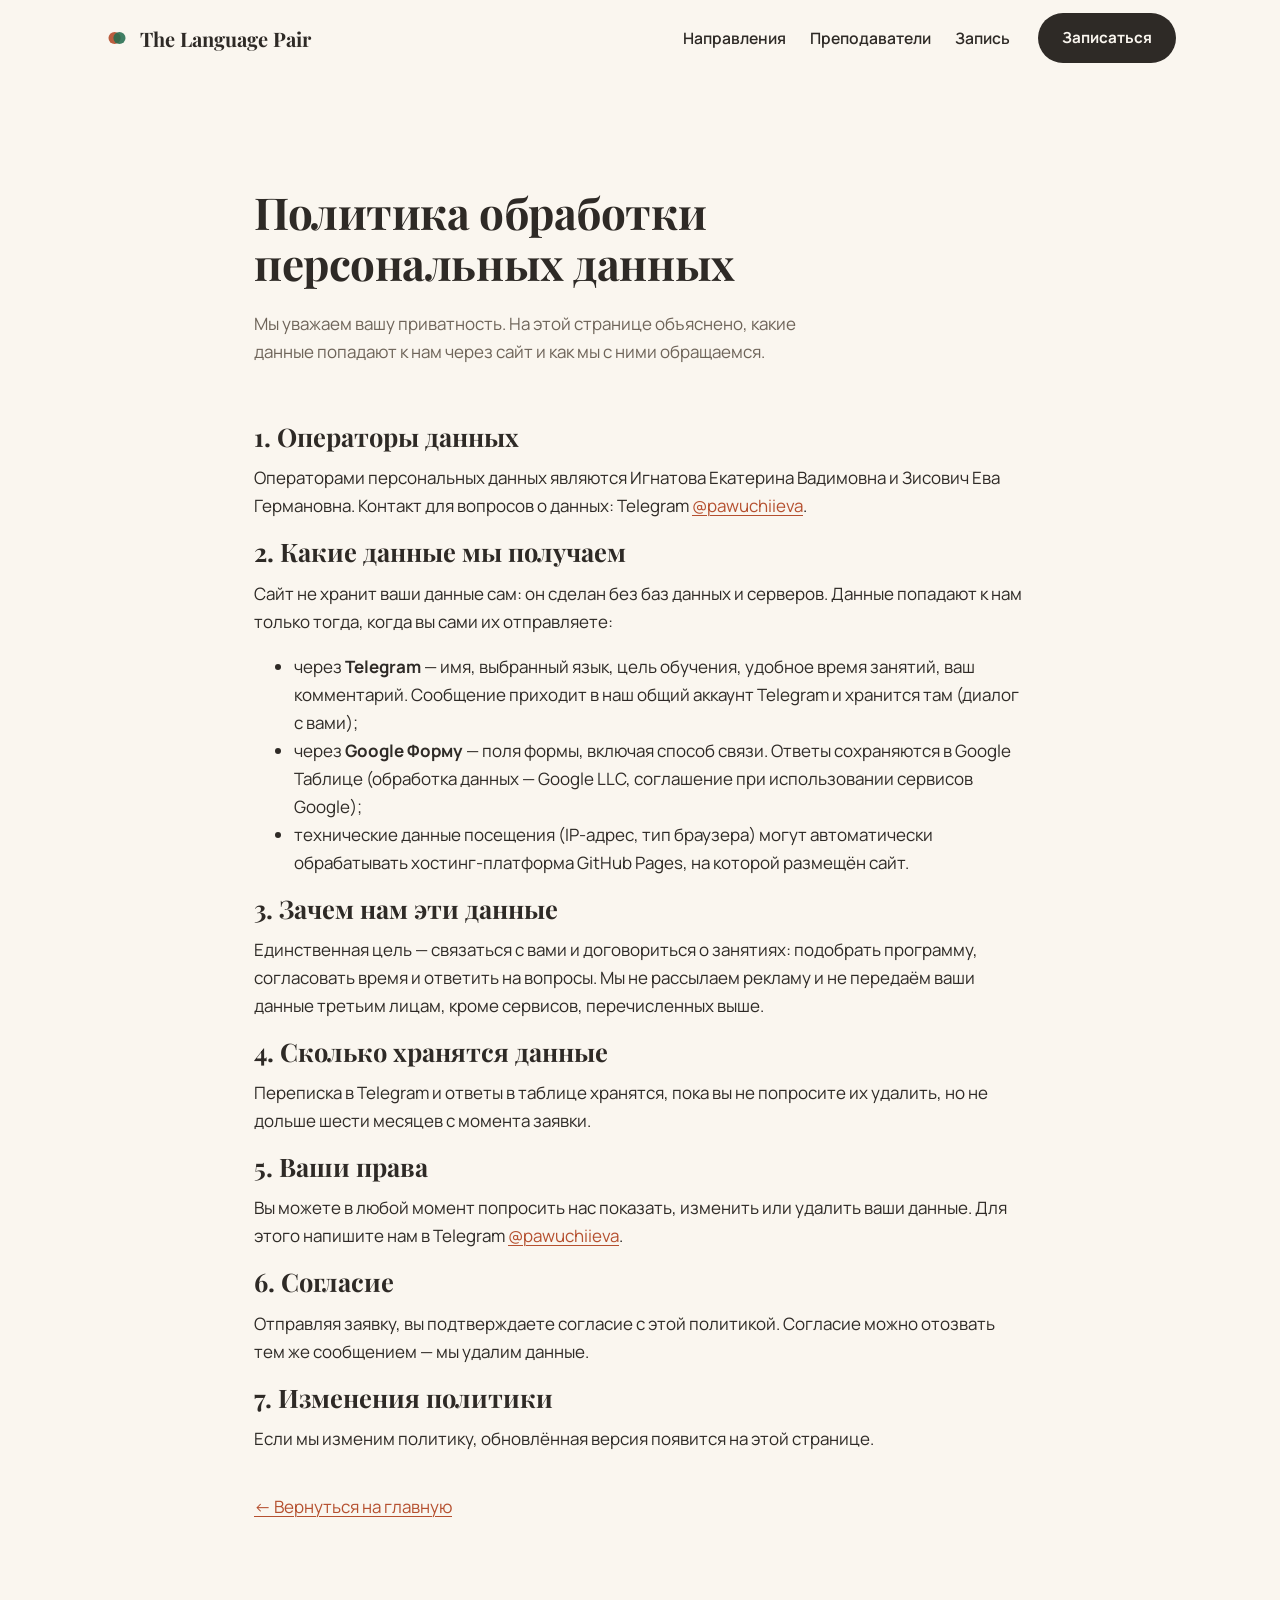
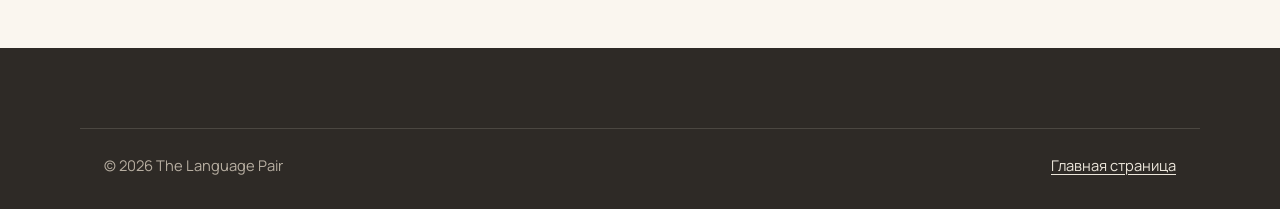
<file: privacy.html>
<!DOCTYPE html>
<html lang="ru">
<head>
  <meta charset="UTF-8">
  <meta name="viewport" content="width=device-width, initial-scale=1.0">
  <title>Политика обработки персональных данных — The Language Pair</title>
  <meta name="description" content="Как обрабатываются персональные данные, которые посетители оставляют через форму записи на сайте.">
  <meta name="robots" content="noindex">
  <link rel="icon" type="image/svg+xml" href="favicon.svg">
  <link href="https://fonts.googleapis.com/css2?family=Manrope:wght@400;500;600;700;800&family=Playfair+Display:wght@600;700;800&display=swap" rel="stylesheet">
  <link rel="stylesheet" href="style.css">
</head>
<body>

  <a class="skip-link" href="#main">Перейти к содержанию</a>

  <header class="header">
    <div class="container header__inner">
      <a class="logo" href="index.html" aria-label="The Language Pair — на главную">
        <span class="logo__mark" aria-hidden="true"></span>
        <span class="logo__text">The Language Pair</span>
      </a>
      <nav class="nav" aria-label="Основное меню">
        <ul class="nav__list">
          <li><a class="nav__link" href="index.html#directions">Направления</a></li>
          <li><a class="nav__link" href="index.html#teachers">Преподаватели</a></li>
          <li><a class="nav__link" href="index.html#zapis">Запись</a></li>
        </ul>
        <a class="btn btn--primary nav__cta" href="index.html#zapis">Записаться</a>
      </nav>
    </div>
  </header>

  <main id="main">
    <section class="section">
      <div class="container container--narrow">
        <h1 class="section__title">Политика обработки персональных данных</h1>

        <!-- ==========================================================
             ВАЖНО (TODO): это шаблон, а не юридический документ.
             Перед публикацией прочитайте его, поправьте под себя
             и при необходимости покажите юристу. Ниже отмечено,
             что нужно заполнить.
             ========================================================== -->

        <p class="section__lead">
          Мы уважаем вашу приватность. На этой странице объяснено, какие данные
          попадают к нам через сайт и как мы с ними обращаемся.
        </p>

        <h2>1. Операторы данных</h2>
        <p>
          Операторами персональных данных являются Игнатова Екатерина Вадимовна
          и Зисович Ева Германовна. Контакт для вопросов о данных:
          Telegram <a href="https://t.me/pawuchiieva" target="_blank" rel="noopener">@pawuchiieva</a>.
        </p>

        <h2>2. Какие данные мы получаем</h2>
        <p>
          Сайт не хранит ваши данные сам: он сделан без баз данных и серверов.
          Данные попадают к нам только тогда, когда вы сами их отправляете:
        </p>
        <ul>
          <li>
            через <strong>Telegram</strong> — имя, выбранный язык, цель обучения,
            удобное время занятий, ваш комментарий. Сообщение приходит в наш
            общий аккаунт Telegram и хранится там (диалог с вами);
          </li>
          <li>
            через <strong>Google Форму</strong> — поля формы, включая способ
            связи. Ответы сохраняются в Google Таблице
            (обработка данных — Google LLC, соглашение при использовании
            сервисов Google);
          </li>
          <li>
            технические данные посещения (IP-адрес, тип браузера) могут
            автоматически обрабатывать хостинг-платформа GitHub Pages, на которой
            размещён сайт.
          </li>
        </ul>

        <h2>3. Зачем нам эти данные</h2>
        <p>
          Единственная цель — связаться с вами и договориться о занятиях:
          подобрать программу, согласовать время и ответить на вопросы.
          Мы не рассылаем рекламу и не передаём ваши данные третьим лицам,
          кроме сервисов, перечисленных выше.
        </p>

        <h2>4. Сколько хранятся данные</h2>
        <p>
          Переписка в Telegram и ответы в таблице хранятся, пока вы не попросите
          их удалить, но не дольше шести месяцев с момента заявки.
        </p>

        <h2>5. Ваши права</h2>
        <p>
          Вы можете в любой момент попросить нас показать, изменить или удалить
          ваши данные. Для этого напишите нам в Telegram
          <a href="https://t.me/pawuchiieva" target="_blank" rel="noopener">@pawuchiieva</a>.
        </p>

        <h2>6. Согласие</h2>
        <p>
          Отправляя заявку, вы подтверждаете согласие с этой политикой.
          Согласие можно отозвать тем же сообщением — мы удалим данные.
        </p>

        <h2>7. Изменения политики</h2>
        <p>
          Если мы изменим политику, обновлённая версия появится на этой странице.
        </p>

        <p style="margin-top: 40px;">
          <a href="index.html">← Вернуться на главную</a>
        </p>
      </div>
    </section>
  </main>

  <footer class="footer">
    <div class="container footer__bottom">
      <p>© <span id="year">2026</span> The Language Pair</p>
      <a href="index.html">Главная страница</a>
    </div>
  </footer>

  <script>
    // Год в подвале
    document.getElementById("year").textContent =
      String(new Date().getFullYear());
  </script>
</body>
</html>
</file>
<file: style.css>
/* ============================================================
   The Language Pair — стили сайта
   ------------------------------------------------------------
   ПАЛИТРА И ШРИФТЫ — в самом верху. Чтобы сменить оформление,
   правьте значения ниже: они применятся ко всему сайту.
   ============================================================ */

:root {
  /* --- Палитра «Тёплый минимализм» --- */
  --bg:            #FAF6EF;   /* основной фон (кремовый) */
  --bg-alt:        #F1E9DC;   /* фон чередующихся секций (песочный) */
  --surface:       #FFFFFF;   /* карточки */
  --ink:           #2E2A26;   /* основной текст (тёмный шоколад) */
  --muted:         #6E6459;   /* второстепенный текст */
  --line:          #E4DAC8;   /* границы и разделители */

  --accent-en:     #B5502F;   /* акцент: английский (терракота) */
  --accent-en-soft:#F5E3D8;   /* его светлая подложка */
  --accent-zh:     #256D50;   /* акцент: китайский (нефрит) */
  --accent-zh-soft:#DFEBE3;   /* его светлая подложка */

  /* --- Типографика --- */
  --font-display: "Playfair Display", Georgia, "Times New Roman", serif;
  --font-body: "Manrope", system-ui, -apple-system, "Segoe UI", sans-serif;

  /* --- Прочее --- */
  --radius: 24px;            /* мягкие скругления карточек */
  --radius-sm: 14px;
  --shadow: 0 10px 30px rgba(46, 42, 38, 0.08);
  --container: 1120px;
}

/* ============================================================
   БАЗА
   ============================================================ */

*,
*::before,
*::after { box-sizing: border-box; }

html {
  scroll-behavior: smooth;
}

body {
  margin: 0;
  font-family: var(--font-body);
  font-size: 1.0625rem;      /* 17px */
  line-height: 1.65;
  color: var(--ink);
  background-color: var(--bg);
  -webkit-font-smoothing: antialiased;
}

img {
  max-width: 100%;
  display: block;
}

h1, h2, h3 {
  font-family: var(--font-display);
  line-height: 1.15;
  margin: 0 0 0.5em;
  font-weight: 700;
  text-wrap: balance;      /* заголовки переносятся красивее там, где поддерживается */
}

p { margin: 0 0 1em; }

a {
  color: var(--accent-en);
  text-decoration-thickness: 1px;
  text-underline-offset: 3px;
}
a:hover { color: var(--ink); }

/* Отступ, чтобы якоря не прятались под sticky-шапкой */
section[id],
[id="zapis"] { scroll-margin-top: 96px; }

/* Клавиатурная доступность: видимая рамка фокуса */
:focus-visible {
  outline: 3px solid var(--accent-en);
  outline-offset: 3px;
  border-radius: 4px;
}

/* Ссылка «перейти к содержанию» — видна только при фокусе с клавиатуры */
.skip-link {
  position: absolute;
  left: 16px;
  top: -60px;
  z-index: 100;
  background: var(--ink);
  color: #fff;
  padding: 10px 18px;
  border-radius: 0 0 10px 10px;
  transition: top 0.2s;
}
.skip-link:focus { top: 0; color: #fff; }

/* ============================================================
   СЛУЖЕБНЫЕ КЛАССЫ
   ============================================================ */

.container {
  max-width: var(--container);
  margin-inline: auto;
  padding-inline: 24px;
}
.container--narrow { max-width: 820px; }

.section {
  padding: clamp(64px, 9vw, 110px) 0;
}
.section--alt {
  background-color: var(--bg-alt);
}

.section__title {
  font-size: clamp(1.9rem, 3.6vw, 2.75rem);
  letter-spacing: -0.01em;
}

.section__lead {
  color: var(--muted);
  max-width: 560px;
  margin-bottom: clamp(32px, 5vw, 56px);
}

/* ============================================================
   КНОПКИ
   ============================================================ */

.btn {
  display: inline-flex;
  align-items: center;
  justify-content: center;
  gap: 8px;
  padding: 13px 28px;
  border-radius: 999px;
  border: 2px solid transparent;
  font-family: var(--font-body);
  font-size: 1rem;
  font-weight: 700;
  text-decoration: none;
  cursor: pointer;
  transition: transform 0.15s ease, background-color 0.15s ease,
              color 0.15s ease, border-color 0.15s ease;
}
.btn:active { transform: scale(0.98); }

.btn--primary { background: var(--ink); color: var(--bg); }
.btn--primary:hover { background: #453e37; color: var(--bg); }

.btn--ghost {
  background: transparent;
  color: var(--ink);
  border-color: var(--ink);
}
.btn--ghost:hover { background: var(--ink); color: var(--bg); }

.btn--en { background: var(--accent-en); color: #fff; }
.btn--en:hover { background: #9a4426; color: #fff; }

.btn--zh { background: var(--accent-zh); color: #fff; }
.btn--zh:hover { background: #1d5840; color: #fff; }

.btn--lg { padding: 16px 34px; font-size: 1.0625rem; }

/* ============================================================
   ШАПКА
   ============================================================ */

.header {
  position: sticky;
  top: 0;
  z-index: 50;
  background: rgba(250, 246, 239, 0.92);
  backdrop-filter: blur(10px);
  border-bottom: 1px solid transparent;
  transition: border-color 0.2s;
}
.header.is-scrolled { border-bottom-color: var(--line); }

.header__inner {
  display: flex;
  align-items: center;
  justify-content: space-between;
  gap: 24px;
  min-height: 76px;
}

.logo {
  display: inline-flex;
  align-items: center;
  gap: 10px;
  text-decoration: none;
  color: var(--ink);
}
.logo__text {
  font-family: var(--font-display);
  font-weight: 700;
  font-size: 1.25rem;
  white-space: nowrap;
}
/* Знак: два пересекающихся круга — два преподавателя, один проект */
.logo__mark {
  width: 26px;
  height: 26px;
  flex: none;
  background: url('data:image/svg+xml;utf8,<svg xmlns="http://www.w3.org/2000/svg" viewBox="0 0 64 64"><circle cx="26" cy="32" r="15" fill="%23B5502F" fill-opacity="0.92"/><circle cx="38" cy="32" r="15" fill="%23256D50" fill-opacity="0.88"/></svg>') center / contain no-repeat;
}

.nav {
  display: flex;
  align-items: center;
  gap: 28px;
}
.nav__list {
  display: flex;
  gap: 24px;
  list-style: none;
  margin: 0;
  padding: 0;
}
.nav__link {
  color: var(--ink);
  text-decoration: none;
  font-weight: 600;
  font-size: 0.98rem;
}
.nav__link:hover { color: var(--accent-en); }
.nav__cta { padding: 10px 22px; font-size: 0.95rem; }

/* Бургер (показывается только на мобильных) */
.burger {
  display: none;
  flex-direction: column;
  justify-content: center;
  gap: 5px;
  width: 44px;
  height: 44px;
  padding: 10px;
  background: none;
  border: 0;
  cursor: pointer;
}
.burger span {
  display: block;
  height: 2px;
  width: 100%;
  background: var(--ink);
  border-radius: 2px;
  transition: transform 0.2s, opacity 0.2s;
}
.header.nav-open .burger span:nth-child(1) { transform: translateY(7px) rotate(45deg); }
.header.nav-open .burger span:nth-child(2) { opacity: 0; }
.header.nav-open .burger span:nth-child(3) { transform: translateY(-7px) rotate(-45deg); }

/* ============================================================
   ПЕРВЫЙ ЭКРАН
   ============================================================ */

.hero { padding: clamp(48px, 8vw, 96px) 0 clamp(56px, 8vw, 96px); }

.hero__grid {
  display: grid;
  grid-template-columns: 1.15fr 0.85fr;
  gap: clamp(32px, 5vw, 72px);
  align-items: center;
}

.hero__eyebrow {
  font-weight: 700;
  font-size: 0.85rem;
  letter-spacing: 0.12em;
  text-transform: uppercase;
  color: var(--muted);
  margin-bottom: 18px;
}

.hero__title {
  font-size: clamp(2.2rem, 4.4vw, 3.5rem);
  letter-spacing: -0.015em;
  margin-bottom: 22px;
}

/* Цветное выделение части заголовка — как на референсе */
.hl {
  color: var(--accent-en);
  font-style: italic;
}

.hero__lead {
  font-size: 1.15rem;
  color: var(--muted);
  max-width: 480px;
  margin-bottom: 26px;
}

.hero__directions {
  display: flex;
  flex-wrap: wrap;
  gap: 12px;
  margin-bottom: 30px;
}

.dir-chip {
  display: inline-flex;
  align-items: center;
  gap: 10px;
  padding: 9px 18px;
  border-radius: 999px;
  border: 1.5px solid var(--line);
  background: var(--surface);
  color: var(--ink);
  font-weight: 600;
  font-size: 0.95rem;
  text-decoration: none;
  transition: border-color 0.15s;
}
.dir-chip:hover { border-color: var(--ink); color: var(--ink); }
.dir-chip__dot { width: 10px; height: 10px; border-radius: 50%; }
.dir-chip--en .dir-chip__dot { background: var(--accent-en); }
.dir-chip--zh .dir-chip__dot { background: var(--accent-zh); }

.hero__actions {
  display: flex;
  flex-wrap: wrap;
  gap: 14px;
}

/* Фотографии: прозрачные фигуры в полный рост, со «ступенькой» */
.hero__photos {
  display: flex;
  align-items: flex-end;
  justify-content: center;
  gap: clamp(10px, 2.5vw, 28px);
}
.hero__photo {
  width: auto;
  height: clamp(300px, 34vw, 470px);
  object-fit: contain;
}
.hero__photo--zh {
  height: clamp(260px, 29.5vw, 410px); /* вторая фигура чуть ниже */
}

/* Бесплатное первое занятие — приятный бонус под кнопками */
.hero__bonus {
  margin-top: 18px;
  font-size: 0.95rem;
  color: var(--muted);
  max-width: 440px;
}
.hero__bonus strong { color: var(--accent-zh); }

/* ============================================================
   НАПРАВЛЕНИЯ
   ============================================================ */

.cards-2 {
  display: grid;
  grid-template-columns: 1fr 1fr;
  gap: clamp(20px, 3vw, 32px);
}

.dir-card {
  border-radius: var(--radius);
  padding: clamp(28px, 4vw, 44px);
  background: var(--surface);
  border: 1px solid var(--line);
  display: flex;
  flex-direction: column;
  gap: 8px;
}
.dir-card--en { border-top: 6px solid var(--accent-en); }
.dir-card--zh { border-top: 6px solid var(--accent-zh); }

.dir-card__tag {
  font-size: 0.8rem;
  font-weight: 800;
  letter-spacing: 0.14em;
  text-transform: uppercase;
  color: var(--muted);
  margin: 0;
}
.dir-card--en .dir-card__tag { color: var(--accent-en); }
.dir-card--zh .dir-card__tag { color: var(--accent-zh); }

.dir-card__title {
  font-size: clamp(1.5rem, 2.6vw, 2rem);
  margin-bottom: 10px;
}

.dir-card__text { color: var(--muted); }

.dir-card__list {
  margin: 4px 0 20px;
  padding-left: 20px;
  color: var(--muted);
}
.dir-card__list li { margin-bottom: 6px; }
.dir-card--en .dir-card__list li::marker { color: var(--accent-en); }
.dir-card--zh .dir-card__list li::marker { color: var(--accent-zh); }

.dir-card .btn {
  margin-top: auto;        /* кнопки выровнены по низу карточек */
  align-self: flex-start;
}

/* ============================================================
   ПРЕПОДАВАТЕЛИ
   ============================================================ */

.teacher {
  background: var(--surface);
  border: 1px solid var(--line);
  border-radius: var(--radius);
  overflow: hidden;
  display: flex;
  flex-direction: column;
}

.teacher__photo {
  width: 100%;
  height: auto;
  aspect-ratio: 4 / 4.4;
  object-fit: contain;
  object-position: center bottom;
  padding-top: 24px; /* воздух над головой внутри цветной «студии» */
}
/* Прозрачная фигура на мягкой цветной подложке направления */
.teacher--en .teacher__photo {
  background: linear-gradient(180deg, var(--accent-en-soft) 0%, #FAF6EF 100%);
}
.teacher--zh .teacher__photo {
  background: linear-gradient(180deg, var(--accent-zh-soft) 0%, #FAF6EF 100%);
}

.teacher__body {
  padding: clamp(24px, 3.4vw, 36px);
}

.teacher__name {
  font-size: clamp(1.4rem, 2.4vw, 1.8rem);
  margin-bottom: 6px;
}

/* Второе имя преподавателя: английское у Евы, китайское у Екатерины */
.teacher__alt-name {
  font-family: var(--font-body);
  font-size: 0.62em;
  font-weight: 600;
  color: var(--muted);
  margin-left: 6px;
  white-space: nowrap;
}

.teacher__lang {
  display: inline-block;
  font-size: 0.85rem;
  font-weight: 800;
  letter-spacing: 0.08em;
  text-transform: uppercase;
  padding: 5px 14px;
  border-radius: 999px;
  margin-bottom: 20px;
}
.teacher__lang--en { background: var(--accent-en-soft); color: var(--accent-en); }
.teacher__lang--zh { background: var(--accent-zh-soft); color: var(--accent-zh); }

.teacher__facts {
  margin: 0;
  display: grid;
  gap: 14px;
}
.teacher__facts dt {
  font-weight: 800;
  font-size: 0.92rem;
  margin-bottom: 2px;
}
.teacher__facts dd {
  margin: 0;
  color: var(--muted);
}

/* ============================================================
   СЕРТИФИКАТЫ
   ============================================================ */

.certs {
  display: grid;
  grid-template-columns: repeat(4, 1fr);
  gap: clamp(16px, 2.4vw, 28px);
}

.cert { margin: 0; }

.cert__btn {
  display: block;
  width: 100%;
  padding: 0;
  border: 1px solid var(--line);
  border-radius: var(--radius-sm);
  background: var(--surface);
  cursor: zoom-in;
  overflow: hidden;
  transition: transform 0.15s, box-shadow 0.15s;
}
.cert__btn:hover {
  transform: translateY(-3px);
  box-shadow: var(--shadow);
}
.cert__btn img {
  width: 100%;
  height: 230px;
  object-fit: cover;
  object-position: top;
}

.cert figcaption {
  font-size: 0.9rem;
  color: var(--muted);
  margin-top: 10px;
  text-align: center;
}

/* Окно просмотра (dialog) */
.cert-dialog {
  border: 0;
  border-radius: var(--radius);
  padding: 24px;
  max-width: min(92vw, 900px);
  background: var(--bg);
  box-shadow: 0 24px 80px rgba(0, 0, 0, 0.35);
}
.cert-dialog::backdrop {
  background: rgba(46, 42, 38, 0.65);
  backdrop-filter: blur(3px);
}
.cert-dialog img {
  max-height: 72vh;
  width: auto;
  max-width: 100%;
  margin-inline: auto;
  border-radius: var(--radius-sm);
}
.cert-dialog p {
  text-align: center;
  font-weight: 600;
  margin: 14px 0 0;
}
.cert-dialog__close {
  position: absolute;
  top: 12px;
  right: 12px;
  width: 40px;
  height: 40px;
  border-radius: 50%;
  border: 0;
  background: var(--ink);
  color: var(--bg);
  font-size: 1.4rem;
  line-height: 1;
  cursor: pointer;
}

/* ============================================================
   КАК ПРОХОДЯТ ЗАНЯТИЯ
   ============================================================ */

.steps {
  display: grid;
  grid-template-columns: repeat(3, 1fr);
  gap: clamp(20px, 3vw, 32px);
}

.step {
  background: var(--surface);
  border: 1px solid var(--line);
  border-radius: var(--radius);
  padding: clamp(24px, 3.4vw, 36px);
}

.step__num {
  font-family: var(--font-display);
  font-size: 2rem;
  font-weight: 700;
  color: var(--accent-en);
  margin: 0 0 10px;
}
.step:nth-child(2) .step__num { color: var(--accent-zh); }

.step__title { font-size: 1.35rem; }
.step__text { color: var(--muted); margin: 0; }

/* ============================================================
   ЗАПИСЬ: ВКЛАДКИ И ФОРМА
   ============================================================ */

.tabs__bar {
  display: flex;
  gap: 8px;
  margin-bottom: 24px;
  border-bottom: 1px solid var(--line);
}

.tabs__btn {
  padding: 12px 20px;
  border: 0;
  background: none;
  font-family: var(--font-body);
  font-size: 1rem;
  font-weight: 700;
  color: var(--muted);
  cursor: pointer;
  border-bottom: 3px solid transparent;
  margin-bottom: -1px;
}
.tabs__btn[aria-selected="true"] {
  color: var(--ink);
  border-bottom-color: var(--accent-en);
}

.form-hint { color: var(--muted); }

.form {
  display: grid;
  gap: 18px;
}

.form__row {
  display: grid;
  grid-template-columns: 1fr 1fr;
  gap: 18px;
}
.form__field--full { grid-column: 1 / -1; }

.form__field { display: flex; flex-direction: column; gap: 7px; }

.form__field label {
  font-weight: 700;
  font-size: 0.95rem;
}
.form__field label em {
  color: var(--accent-en);
  font-style: normal;
}

.form__field input[type="text"],
.form__field select,
.form__field textarea {
  font-family: var(--font-body);
  font-size: 1rem;
  color: var(--ink);
  padding: 12px 16px;
  border: 1.5px solid var(--line);
  border-radius: var(--radius-sm);
  background: var(--surface);
  transition: border-color 0.15s;
}
.form__field input:focus,
.form__field select:focus,
.form__field textarea:focus {
  outline: none;
  border-color: var(--accent-en);
}
.form__field textarea { resize: vertical; }

.form__field--consent {
  flex-direction: row;
  gap: 12px;
  align-items: flex-start;
}
.form__field--consent input {
  width: 20px;
  height: 20px;
  margin-top: 3px;
  accent-color: var(--accent-en);
  flex: none;
}
.form__field--consent label { font-weight: 500; color: var(--muted); }

.form__submit { justify-self: start; }

.form__result {
  background: var(--surface);
  border: 1.5px solid var(--accent-zh);
  border-radius: var(--radius);
  padding: 22px;
  display: grid;
  gap: 14px;
}
.form__result[hidden] { display: none; }
.form__result-title { font-weight: 800; margin: 0; }
.form__result textarea {
  font-family: var(--font-body);
  font-size: 0.95rem;
  padding: 12px 16px;
  border-radius: var(--radius-sm);
  border: 1.5px solid var(--line);
  background: var(--bg);
  color: var(--ink);
  width: 100%;
}
.form__result-actions { display: flex; flex-wrap: wrap; gap: 12px; }

.form__note { font-size: 0.9rem; color: var(--muted); margin: 0; }

.form__error {
  color: #A3331B;
  background: var(--accent-en-soft);
  border-radius: var(--radius-sm);
  padding: 12px 16px;
  font-weight: 600;
  margin: 0;
}

/* Заглушка Google Формы */
.form-placeholder {
  border: 2px dashed var(--line);
  border-radius: var(--radius);
  padding: clamp(28px, 5vw, 48px);
  text-align: center;
  color: var(--muted);
}
.form-placeholder h3 {
  color: var(--ink);
  font-family: var(--font-display);
}

/* ============================================================
   FAQ
   ============================================================ */

.faq {
  border: 1px solid var(--line);
  border-radius: var(--radius-sm);
  background: var(--surface);
  margin-bottom: 12px;
  overflow: hidden;
}

.faq summary {
  list-style: none;
  cursor: pointer;
  padding: 18px 56px 18px 22px;
  font-weight: 700;
  position: relative;
}
.faq summary::-webkit-details-marker { display: none; }

/* Плюсик справа, превращается в минус у открытого вопроса */
.faq summary::after {
  content: "+";
  position: absolute;
  right: 20px;
  top: 50%;
  transform: translateY(-50%);
  font-size: 1.5rem;
  font-weight: 400;
  color: var(--accent-en);
  transition: transform 0.2s;
}
.faq[open] summary::after { transform: translateY(-50%) rotate(45deg); }

.faq p {
  padding: 0 22px 20px;
  margin: 0;
  color: var(--muted);
}

/* ============================================================
   ПОДВАЛ
   ============================================================ */

.footer {
  background: var(--ink);
  color: #EDE7DC;
  padding: clamp(48px, 7vw, 80px) 0 32px;
}

.footer__grid {
  display: grid;
  grid-template-columns: 1.4fr 1fr 1fr;
  gap: 40px;
  padding-bottom: 40px;
}

.logo--footer { color: #fff; }
.logo--footer .logo__text { color: #fff; }

.footer__text { color: #B7AEA1; margin-top: 14px; max-width: 320px; }

.footer__title {
  font-family: var(--font-body);
  font-size: 0.9rem;
  font-weight: 800;
  letter-spacing: 0.1em;
  text-transform: uppercase;
  color: #B7AEA1;
  margin-bottom: 16px;
}

.footer__list {
  list-style: none;
  margin: 0;
  padding: 0;
  display: grid;
  gap: 10px;
}
.footer__list a { color: #EDE7DC; text-decoration: none; }
.footer__list a:hover { color: #fff; text-decoration: underline; }

.footer__bottom {
  display: flex;
  flex-wrap: wrap;
  justify-content: space-between;
  gap: 12px;
  border-top: 1px solid rgba(237, 231, 220, 0.15);
  padding-top: 24px;
  font-size: 0.92rem;
  color: #B7AEA1;
}
.footer__bottom p { margin: 0; }
.footer__bottom a { color: #EDE7DC; }

/* ============================================================
   ПЛАВНОЕ ПОЯВЛЕНИЕ КАРТОЧЕК (очень деликатное)
   ============================================================ */

@media (prefers-reduced-motion: no-preference) {
  .reveal {
    opacity: 0;
    transform: translateY(14px);
    transition: opacity 0.5s ease, transform 0.5s ease;
  }
  .reveal.is-visible {
    opacity: 1;
    transform: none;
  }
}

/* ============================================================
   АДАПТИВНОСТЬ
   ============================================================ */

@media (max-width: 960px) {
  .hero__grid { grid-template-columns: 1fr; }
  .hero__photos {
    max-width: 560px;
    order: -1;              /* фото сверху на планшетах и телефонах */
    margin-inline: auto;
  }
  .hero__photo { height: clamp(240px, 52vw, 360px); }
  .hero__photo--zh { height: clamp(210px, 45vw, 310px); }

  .certs { grid-template-columns: repeat(2, 1fr); }
  .steps { grid-template-columns: 1fr; }
  .footer__grid { grid-template-columns: 1fr 1fr; }
}

@media (max-width: 900px) {
  /* Мобильное меню */
  .burger { display: flex; }

  .nav {
    position: absolute;
    top: 100%;
    left: 0;
    right: 0;
    flex-direction: column;
    align-items: stretch;
    gap: 8px;
    background: var(--bg);
    border-bottom: 1px solid var(--line);
    padding: 16px 24px 24px;
    display: none;
    box-shadow: var(--shadow);
  }
  .header.nav-open .nav { display: flex; }

  .nav__list {
    flex-direction: column;
    gap: 4px;
  }
  .nav__link {
    display: block;
    padding: 12px 4px;
    font-size: 1.1rem;
  }
  .nav__cta { justify-content: center; margin-top: 8px; }
}

@media (max-width: 720px) {
  .cards-2 { grid-template-columns: 1fr; }

  .form__row { grid-template-columns: 1fr; }

  .footer__grid { grid-template-columns: 1fr; gap: 28px; }
  .footer__bottom { flex-direction: column; }

  .section[id] { scroll-margin-top: 72px; }
}

@media (max-width: 480px) {
  .hero__actions .btn { width: 100%; }
  .certs { grid-template-columns: 1fr; }
  .cert__btn img { height: auto; max-height: 420px; object-fit: contain; }
}

/* Уважение к настройке «уменьшить анимации» */
@media (prefers-reduced-motion: reduce) {
  html { scroll-behavior: auto; }
  *,
  *::before,
  *::after {
    transition: none !important;
    animation: none !important;
  }
}
</file>
